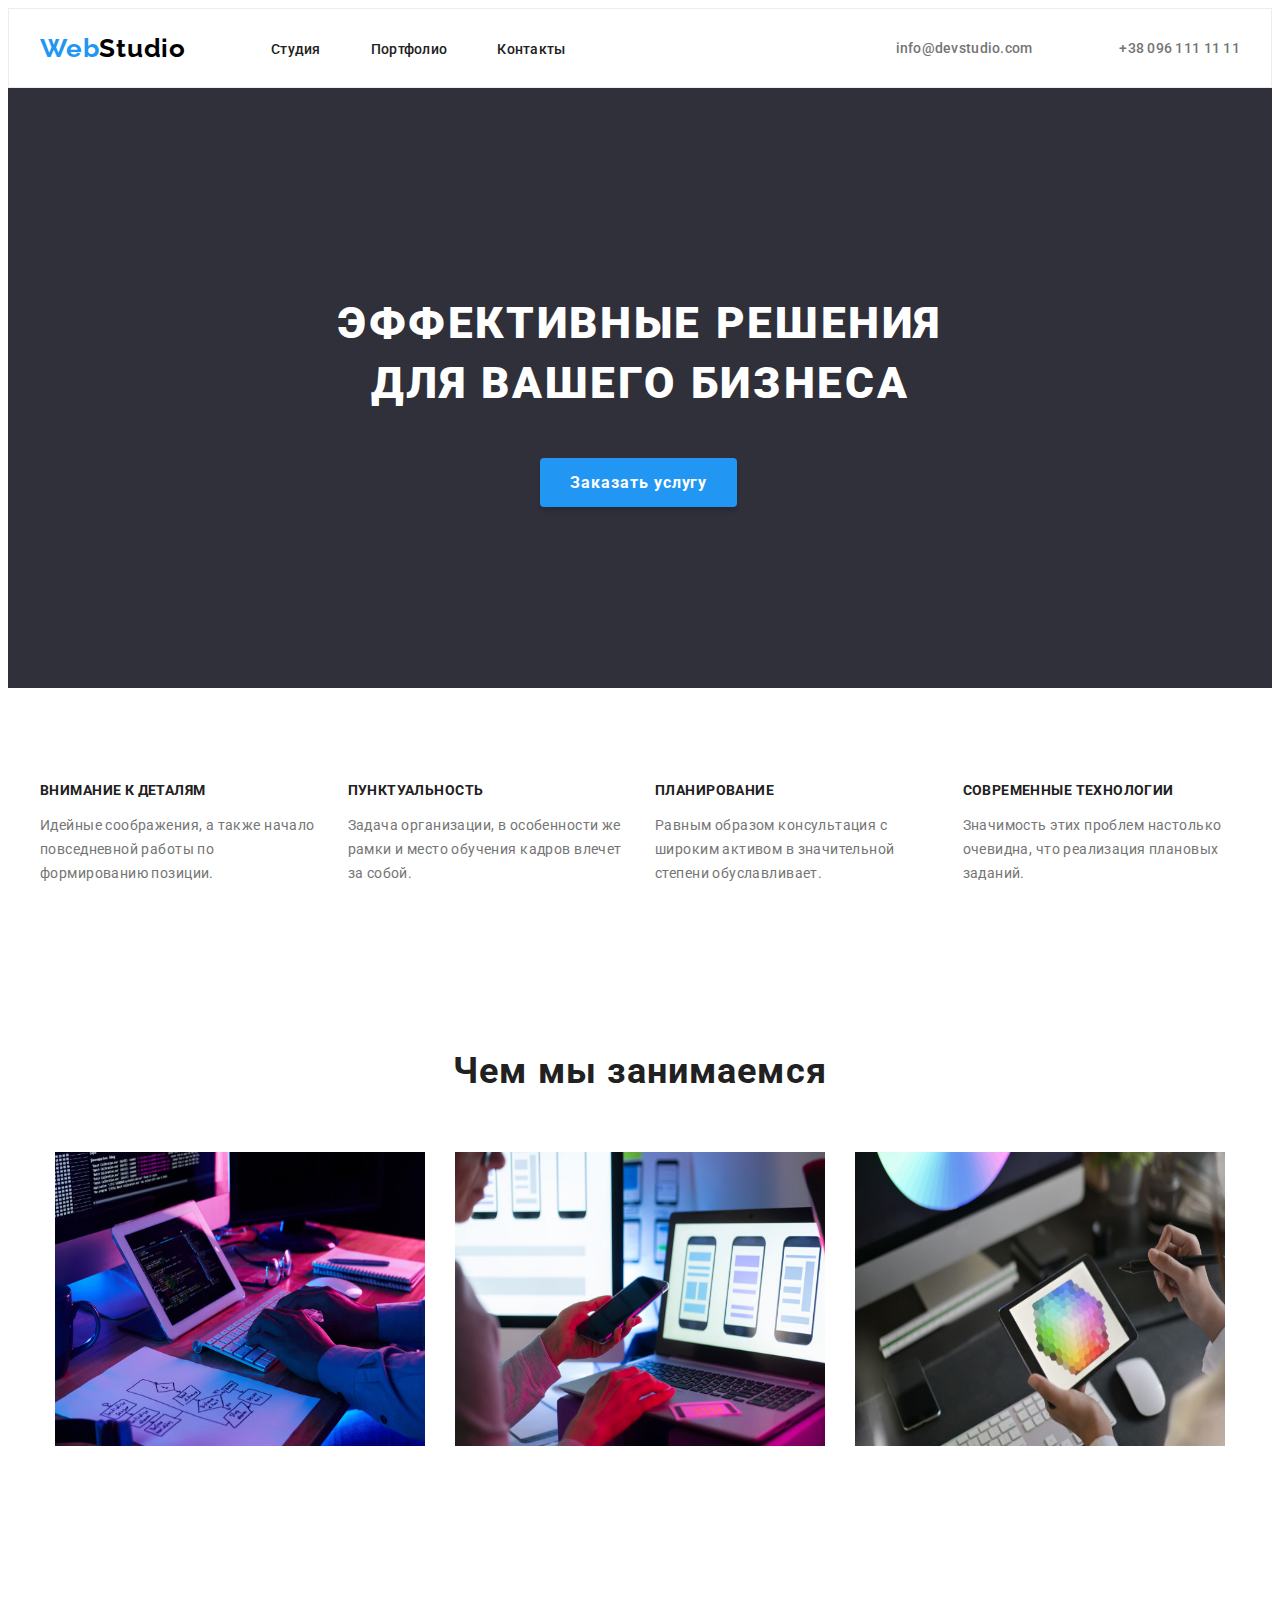
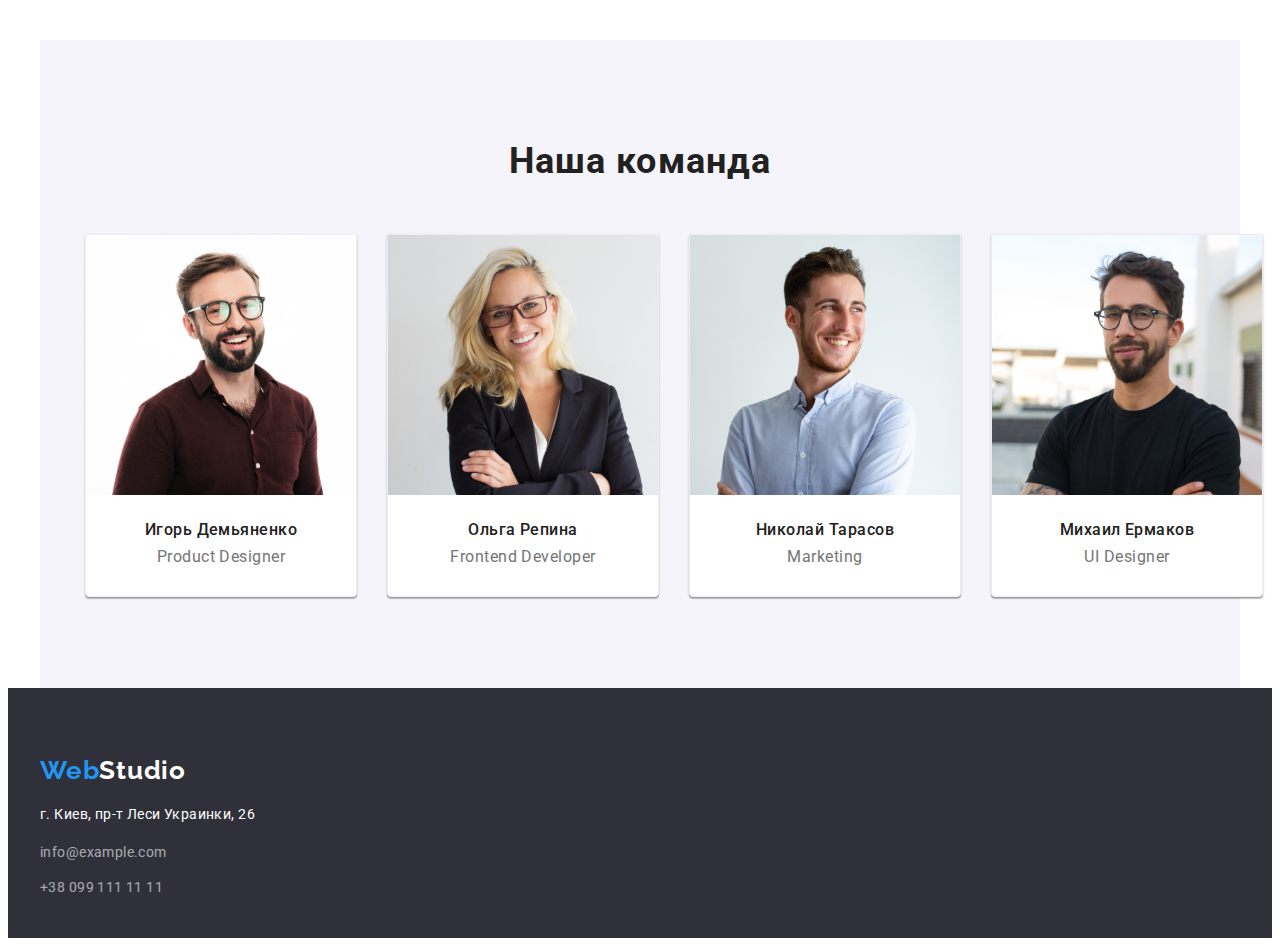
<file: index.html>
<!DOCTYPE html>
<html lang="en">
<head>
    <meta charset="UTF-8">
    <meta http-equiv="X-UA-Compatible" content="IE=edge">
    <meta name="viewport" content="width=device-width, initial-scale=1.0">
    <title>WebStudio</title>
    <link rel="preconnect" href="https://fonts.gstatic.com">
    <link rel="preconnect" href="https://fonts.gstatic.com">
    <link href="https://fonts.googleapis.com/css2?family=Raleway:wght@700&family=Roboto:wght@400;500;700;900&display=swap" rel="stylesheet">
    <link rel="stylesheet" href="https://cdnjs.cloudflare.com/ajax/libs/modern-normalize/1.0.0/modern-normalize.css" integrity="sha512-Zx6MlUMKSVJoQ+83OwhdILe8cSEsCzfqThJd7J/VA2UrK6Ctj85p+xzqfyuNXE5B1k25uUdmJ2OzItbBy9GHAQ==" crossorigin="anonymous" />
    <link rel="stylesheet" href="css/style.css">
</head>

<body>
    <!-- header_container -->
    <header class="header">
        <div class="container header_container">
        <nav class="navigation_container">
           <a class="logo" href="./index.html"><span class="web_color">Web</span>Studio</a> 
           <ul class="navigation_list">
               <li class="navigation_list_item">
                  <a class="navigation_list_link" href="#">Студия</a> 
               </li>
               <li class="navigation_list_item">
                   <a class="navigation_list_link" href="./portfolio.html">Портфолио</a>
               </li>
               <li class="navigation_list_item">
                   <a class="navigation_list_link" href="#">Контакты</a>
               </li>
           </ul>
        </nav>
           <a class="mail_tel_link mail" href="mailto:info@devstudio.com">info@devstudio.com</a>
           <a class="mail_tel_link tel" href="tel:+380961111111">+38 096 111 11 11</a>
           </div>
    </header>
 
    <!-- main_container -->
    <main>
    <!--hero_container -->
        <section class="hero">
                <div class="container">
                    <h1 class="title">Эффективные решения <br> для вашего бизнеса</h1>
                    <div class="bottom_position">
                        <button class="modal_button">Заказать услугу</button>
                    </div>
                </div>
        </section>



        
        <!-- about_us -->
        <section class="about_us">
            <div class="container">
                <ul class="features_list">
                    <li class="features_item">
                        <h3 class="features">Внимание к деталям</h3>
                        <p class="feature_description">Идейные соображения, а также начало повседневной работы по формированию позиции.</p> 
                    </li>
                    <li class="features_item">
                        <h3 class="features">Пунктуальность</h3>
                        <p class="feature_description">Задача организации, в особенности же рамки и место обучения кадров влечет за собой.</p> 
                    </li>
                    <li class="features_item">
                        <h3 class="features">Планирование</h3>
                        <p class="feature_description"> Равным образом консультация с широким активом в значительной степени обуславливает.</p>
                    </li>
                    <li class="features_item">
                        <h3 class="features">Современные технологии</h3>
                        <p class="feature_description">Значимость этих проблем настолько очевидна, что реализация плановых заданий.</p>
                    </li>
                </ul>
            
            <div class="photobar_container">
                <h2 class="photobar_description">Чем мы занимаемся</h2> 
                    <ul class="photobar">
                        <li><img src="./img/our_work/work_1.jpg" width="370" height="294" alt="Кодинг"></li>
                        <li><img src="./img/our_work/work_2.jpg" width="370" height="294" alt="Современные технологии"></li>
                        <li><img src="./img/our_work/work_3.jpg" width="370" height="294" alt="Дизайн"></li>
                    </ul>
            </div>
            </div>
        </section>



    <!-- Our team container -->
    <section class="crew-section">
        <div class="crew_container">
        <h2 class="photobar_description">Наша команда</h2>
        <div class="container_crew_list">
            <ul class="stuff-section">
                <li class="crew_list">
                    <img src="./img/our_crew/crewman_1.jpg" width="270" height="260" alt="Игорь Демьяненко">
                    <div class="stuff_position-section">
                        <h4 class="stuff_name">Игорь Демьяненко</h4>
                        <p class="stuff_position">Product Designer</p>
                    </div>
                </li>
                <li class="crew_list">
                <img src="./img/our_crew/crewman_2.jpg" width="270" height="260" alt="Ольга Репина">
                    <div class="stuff_position-section">
                        <h4 class="stuff_name">Ольга Репина</h4>
                        <p class="stuff_position">Frontend Developer</p>
                    </div>
                </li>
                <li class="crew_list">
                    <img src="./img/our_crew/crewman_3.jpg" width="270" height="260" alt="Николай Тарасов">
                    <div class="stuff_position-section">
                        <h4 class="stuff_name">Николай Тарасов</h4>
                        <p class="stuff_position">Marketing</p>
                    </div>
                </li>
                 <li class="crew_list">
                     <img src="./img/our_crew/crewman_4.jpg" width="270" height="260" alt="Михаил Ермаков">
                     <div class="stuff_position-section">
                        <h4 class="stuff_name">Михаил Ермаков</h4>
                        <p class="stuff_position">UI Designer</p>
                    </div>
                </li>
            </ul>
            </div>
            </div>
    </section>
 
    </main>


<!-- footer_container -->
    <footer class="footer">
        <div class="container">
            <address>
                <ul class="adress_list">
                    <li class="footer_list_logo">
                        <a class="logo2" href="./index.html"><span class="web_color">Web</span>Studio</a> 
                    </li>
                    <li class="footer_list">
                        <a class="adress" href="https://goo.gl/maps/JwRgi1YzpjkH3N1S6" target="_blank">г. Киев, пр-т Леси Украинки, 26</a> 
                    </li>
                    <li class="footer_list">
                        <a class="footer_mail_tel_section" href="mailto:info@example.com">info@example.com</a> 
                    </li>
                    <li class="footer_list">
                        <a class="footer_mail_tel_section" href="tel:+380991111111">+38 099 111 11 11</a> 
                    </li>
               </ul>
            </address>
        </div>
    </footer>
    
</body>
</html>
</file>
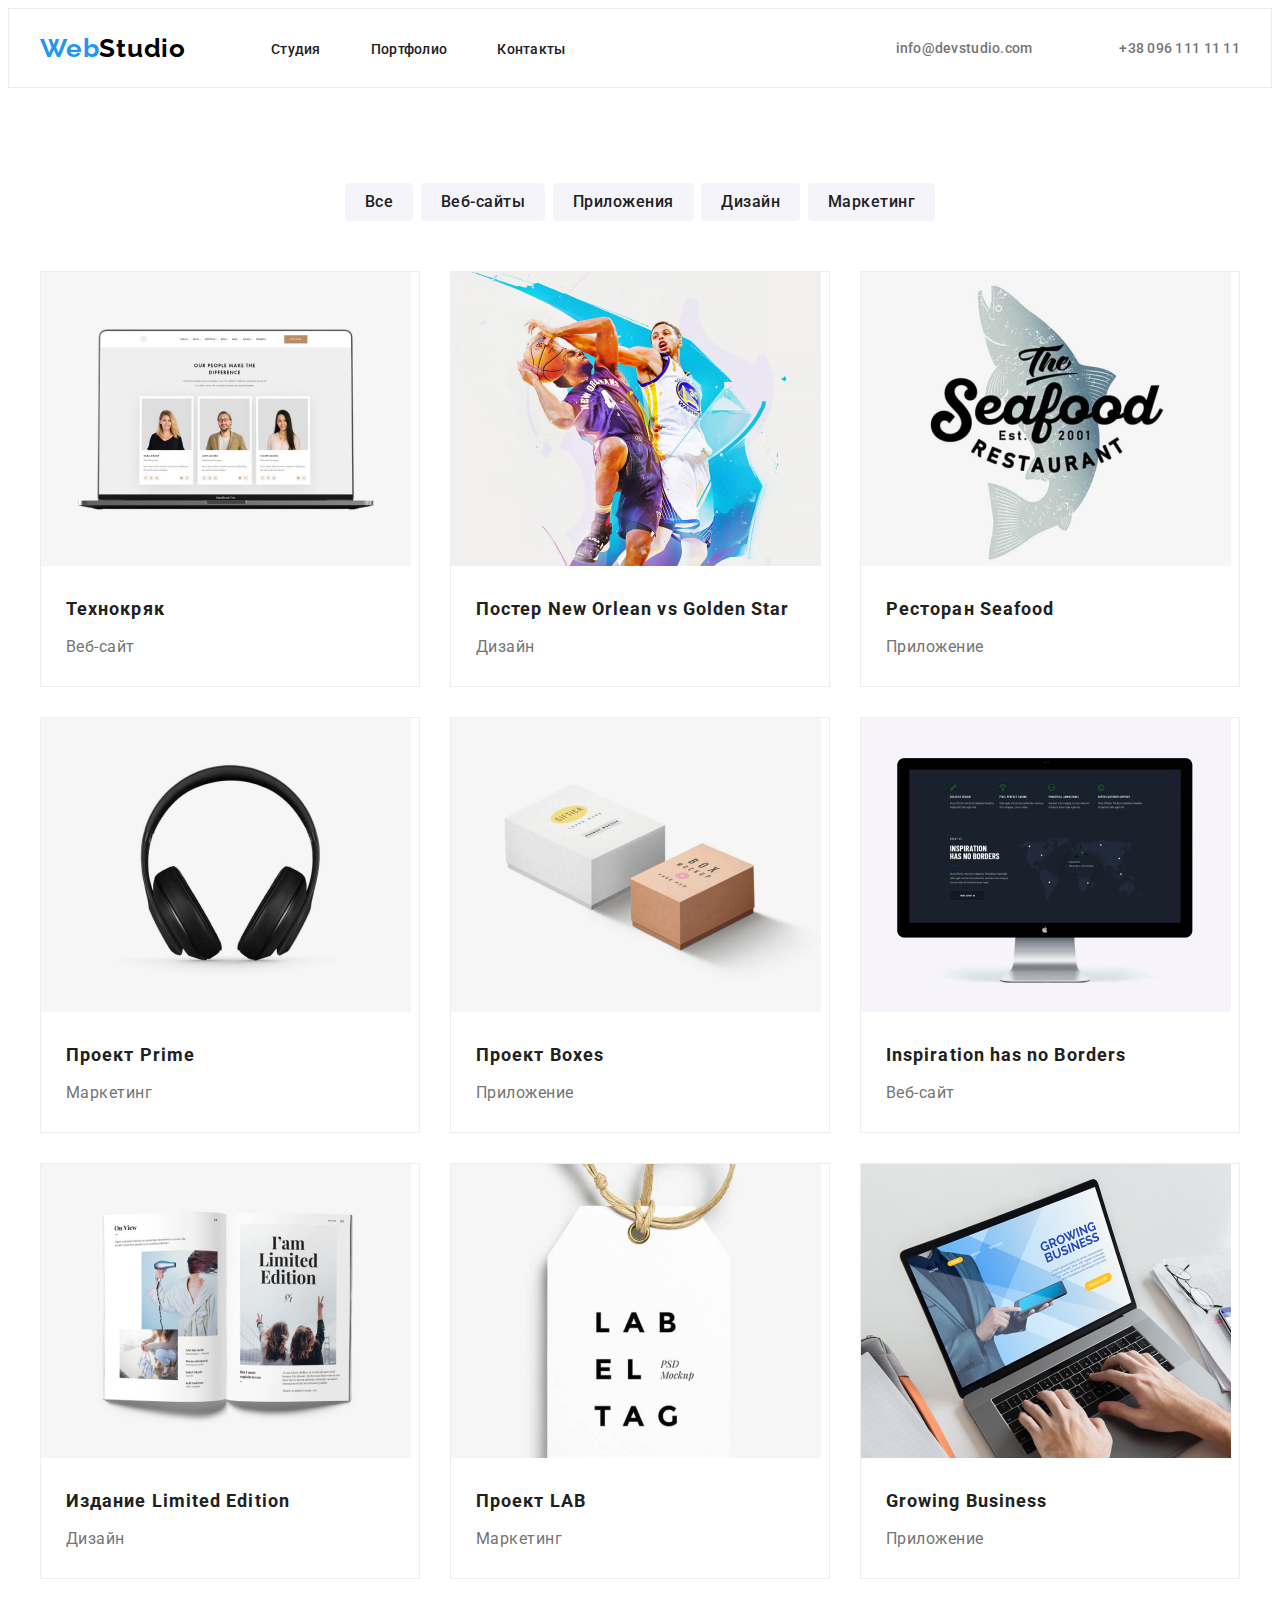
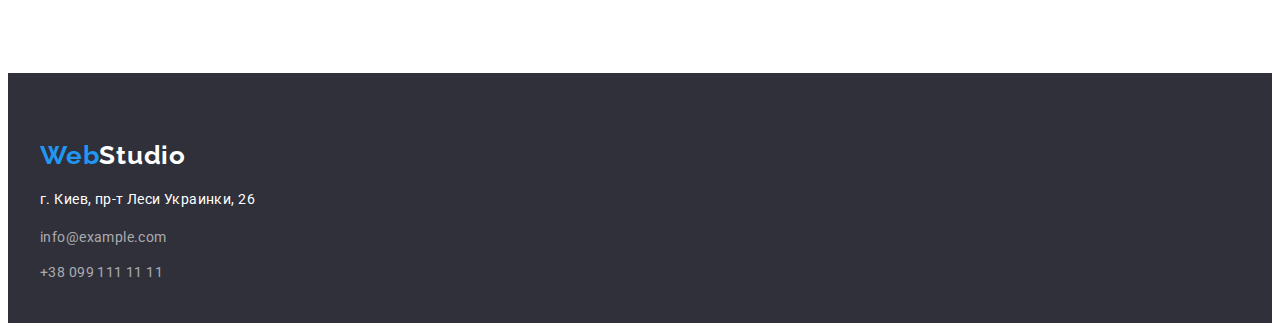
<file: portfolio.html>
<!DOCTYPE html>
<html lang="en">
<head>
    <meta charset="UTF-8">
    <meta http-equiv="X-UA-Compatible" content="IE=edge">
    <meta name="viewport" content="width=device-width, initial-scale=1.0">
    <title>WebStudio</title>
    <link rel="preconnect" href="https://fonts.gstatic.com">
    <link rel="preconnect" href="https://fonts.gstatic.com">
    <link href="https://fonts.googleapis.com/css2?family=Raleway:wght@700&family=Roboto:wght@400;500;700;900&display=swap" rel="stylesheet">
    <link rel="stylesheet" href="https://cdnjs.cloudflare.com/ajax/libs/modern-normalize/1.0.0/modern-normalize.css" integrity="sha512-Zx6MlUMKSVJoQ+83OwhdILe8cSEsCzfqThJd7J/VA2UrK6Ctj85p+xzqfyuNXE5B1k25uUdmJ2OzItbBy9GHAQ==" crossorigin="anonymous" />
    <link rel="stylesheet" href="css/style.css">
</head>

<body>
                        <!-- header_container -->
    <header class="header">
        <div class="container header_container">
        <nav class="navigation_container">
           <a class="logo" href="./index.html"><span class="web_color">Web</span>Studio</a> 
           <ul class="navigation_list">
               <li class="navigation_list_item">
                  <a class="navigation_list_link" href="#">Студия</a> 
               </li>
               <li class="navigation_list_item">
                   <a class="navigation_list_link" href="./portfolio.html">Портфолио</a>
               </li>
               <li class="navigation_list_item">
                   <a class="navigation_list_link" href="#">Контакты</a>
               </li>
           </ul>
        </nav>
           <a class="mail_tel_link mail" href="mailto:info@devstudio.com">info@devstudio.com</a>
           <a class="mail_tel_link tel" href="tel:+380961111111">+38 096 111 11 11</a>
           </div>
    </header>

                        <!-- Main section -->
<main>
    <section class="portfolio_button_section">
        <div class="button_container">
            <ul class="portfolio_button_list">
                 <li class="portfolio_list_item">
                    <button class="portfolio_modal_button">Все</button> 
                </li>
                <li class="portfolio_list_item">
                    <button class="portfolio_modal_button">Веб-сайты</button> 
                </li>
                <li class="portfolio_list_item">
                    <button class="portfolio_modal_button">Приложения</button> 
                </li>
                <li class="portfolio_list_item">
                    <button class="portfolio_modal_button">Дизайн</button> 
                </li>
                <li class="portfolio_list_item">
                    <button class="portfolio_modal_button">Маркетинг</button> 
                </li>
            </ul>
        </div>
        <div class="container portfolio_container">
            <ul class="portfolio_list">
                <li class="portfolio_list_project_item">
                    <img src="./img/portfolio/website.jpg" width="370" alt="Веб-сайт">
                        <div class="portfolio_description">
                        <h3 class="project_mane">Технокряк</h3>
                        <p class="project_description">Веб-сайт</p>
                        </div>
                </li>
                <li class="portfolio_list_project_item">
                    <img src="./img/portfolio/design.jpg" width="370" alt="Дизайн">
                        <div class="portfolio_description">
                        <h3 class="project_mane">Постер New Orlean vs Golden Star</h3>
                        <p class="project_description">Дизайн</p>
                        </div>
                </li>
                <li class="portfolio_list_project_item">
                    <img src="./img/portfolio/application.jpg" width="370" alt="Приложение">
                        <div class="portfolio_description">
                        <h3 class="project_mane">Ресторан Seafood</h3>
                        <p class="project_description">Приложение</p>
                    </div>
                </li>
                <li class="portfolio_list_project_item">
                    <img src="./img/portfolio/marketing.jpg" width="370" alt="Маркетинг">
                        <div class="portfolio_description">
                        <h3 class="project_mane">Проект Prime</h3>
                        <p class="project_description">Маркетинг</p>
                        </div>
                </li>
                <li class="portfolio_list_project_item">
                    <img src="./img/portfolio/application2.jpg" width="370" alt="Приложение">
                        <div class="portfolio_description">
                        <h3 class="project_mane">Проект Boxes</h3>
                        <p class="project_description">Приложение</p>
                        </div>
                 </li>
                <li class="portfolio_list_project_item">
                    <img src="./img/portfolio/website2.jpg" width="370" alt="Веб-сайт">
                        <div class="portfolio_description">
                        <h3 class="project_mane">Inspiration has no Borders</h3>
                        <p class="project_description">Веб-сайт</p>
                        </div>
                </li>
                <li class="portfolio_list_project_item">
                    <img src="./img/portfolio/design2.jpg" width="370" alt="Дизайн">
                        <div class="portfolio_description">
                        <h3 class="project_mane">Издание Limited Edition</h3>
                        <p class="project_description">Дизайн</p>
                        </div>
                </li>
                <li class="portfolio_list_project_item">
                    <img src="./img/portfolio/marketing2.jpg" width="370" alt="Маркетин">
                        <div class="portfolio_description">
                        <h3 class="project_mane">Проект LAB</h3>
                        <p class="project_description">Маркетинг</p>
                        </div>
                </li>
                <li class="portfolio_list_project_item">
                    <img src="./img/portfolio/application3.jpg" width="370" alt="Приложение">
                        <div class="portfolio_description">
                        <h3 class="project_mane">Growing Business</h3>
                        <p class="project_description">Приложение</p>
                        </div>
                    </li>
                </ul>
            </div>
    </section>
</main>

                        <!-- footer_container -->
    <footer class="footer">
        <div class="container">
            <address>
                <ul class="adress_list">
                    <li class="footer_list_logo">
                        <a class="logo2" href="./index.html"><span class="web_color">Web</span>Studio</a> 
                    </li>
                    <li class="footer_list">
                        <a class="adress" href="https://goo.gl/maps/JwRgi1YzpjkH3N1S6" target="_blank">г. Киев, пр-т Леси Украинки, 26</a> 
                    </li>
                    <li class="footer_list">
                        <a class="footer_mail_tel_section" href="mailto:info@example.com">info@example.com</a> 
                    </li>
                    <li class="footer_list">
                        <a class="footer_mail_tel_section" href="tel:+380991111111">+38 099 111 11 11</a> 
                    </li>
               </ul>
            </address>
        </div>
    </footer>
    
</body>
</file>
<file: css/style.css>
body {
    font-family: 'Roboto',sans-serif;
    overflow-x: hidden;
}

h1,
h2,
h3,
h4,
h5,
h6,
p {
margin: 0;
}

ul,
ol {
    margin: 0;
    padding: 0;
}

a {
     text-decoration: none;
}

img {
    display: block;
}

.container {
    width: 1200px;
    height: auto;
    margin: 0 auto;
    padding: 0 15px;

}

.header {
    padding-top: 24px;
    padding-bottom: 24px;
    border: 1px solid #ECECEC;
}

.header_container {
    display: flex;
    justify-content: space-between;
    align-items: center;

}

.tel {
    margin-left: auto;
}

.mail {
    margin-left: 330px;
}
.navigation_container {
    display: flex;
    align-items: center;
}

.navigation_list {
    display: flex;
    align-items: center;
}

.logo {
    font-family: 'Raleway',sans-serif;
    font-weight: bold;
    font-size: 26px;
    line-height: 1,19;
    letter-spacing: 0.03em;
    color: #000000;
    margin-right: 85px; 
}

.navigation_list_item:not(:last-child) {
    margin-right: 50px;
}

.web_color {
    color: #2196F3;
}

.navigation_list_link {
    font-family: 'Roboto',sans-serif;
    font-weight: 500;
    font-size: 14px;
    line-height: 1,14;
    letter-spacing: 0.02em;
    color: #212121;
    
}

.navigation_list_link:hover,
.navigation_list_link:focus {
    color: #2196F3;
    ;
}

.mail_tel_link {
    font-family: 'Roboto',sans-serif;
    font-weight: 500;
    font-size: 14px;
    line-height: 1,14;
    letter-spacing: 0.02em;
    color: #757575;
}

.mail_tel_link:hover,
.mail_tel_link:focus {
    color: #2196F3;
}

.hero {
    height: 600px;
    background: #2F303A;
}

.title {
    font-family: 'Roboto',sans-serif;
    font-weight: 900;
    font-size: 44px;
    line-height: 60px;
    text-align: center;
    letter-spacing: 0.06em;
    text-transform: uppercase;
    color: #FFFFFF;
    padding-top: 205px;
}

    
.bottom_position {
   padding-top: 45px;
   padding-left: 500px;
}


.modal_button {
    font-family: 'Roboto',sans-serif;
    font-weight: bold;
    font-size: 16px;
    line-height: 1,9;
    display: flex;
    align-items: center;
    justify-content: center;
    text-align: center;
    letter-spacing: 0.06em;
    background-color: #2196F3;
    border: none;
    box-shadow: 0px 4px 4px rgba(0, 0, 0, 0.15);
    border-radius: 4px;
    color: #FFFFFF;
    padding: 15px 30px;
}

.features_list,
.stuff-section,
.navigation_list,
.adress_list,
.portfolio_list_item,
.photobar,
.portfolio_list {
    list-style-type:none
}

.about_us {
    margin-top: 94px;
}

.features_list {
    display: flex;
    align-items: center;
    margin-top: -30px;
    margin-left: -30px;
}

.features_item {
    width: calc(100% / 4 - 30px);
    margin-top: 30px;
    margin-left: 30px;


    
}

.features {
    font-family: 'Roboto',sans-serif;
    font-weight: bold;
    font-size: 14px;
    line-height: 1,14;
    letter-spacing: 0.03em;
    text-transform: uppercase;
    color: #212121;
    margin-bottom: 15px;
}

.feature_description {
    font-family: 'Roboto',sans-serif;
    font-weight: normal;
    font-size: 14px;
    line-height: 24px;
    letter-spacing: 0.03em;
    color: #757575;
}

.photobar_container {
    height: 490px;
    margin-top: 65px;
}

.photobar {
    display: flex;
    align-items: center;
    justify-content: space-around;
    margin-top: 60px;
}

.photobar_description {
    font-family: 'Roboto', sans-serif;
    font-weight: bold;
    font-size: 36px;
    line-height: 1, 17;
    text-align: center;
    letter-spacing: 0.03em;
    color: #212121;
    padding-top: 100px;
}




.crew_container {
    width: 1200px;
    height: 648px;
    margin: 0 auto;
    margin-top: 200px;
    background: #F5F4FA;
}

.container_crew_list {
    width: 1200px;
    height: auto;
    margin:  0 auto;
    padding: 0 15px;

}


.stuff-section {
display: flex;
align-items: center;
justify-content: space-around;
margin-top: 22px;
}


.stuff_position-section {
    padding-top: 25px;
    padding-bottom: 30px;
    padding-left: 25px;
    border-top: none;
}

.crew_list {
     width: calc(100% / 3 - 30px);
     margin-left: 30px;
     margin-top: 30px;
     border: 1px solid #EEEEEE;
     box-sizing: border-box;
     background: #FFFFFF;
     /* material shadow v1 */

     box-shadow: 0px 1px 3px rgba(0, 0, 0, 0.12),
     0px 1px 1px rgba(0, 0, 0, 0.14),
     0px 2px 1px rgba(0, 0, 0, 0.2);
     border-radius: 0px 0px 4px 4px;

     
     
}

.stuff_name {
    font-family: 'Roboto',sans-serif;
    font-weight: 500;
    font-size: 16px;
    line-height: 1,1;
    text-align: center;
    letter-spacing: 0.03em;
    color: #212121;
    margin-bottom: 8px;
    margin-right: 25px;
}

.stuff_position {
    font-family: 'Roboto',sans-serif;
    font-weight: normal;
    font-size: 16px;
    line-height: 1,1;
    text-align: center;
    letter-spacing: 0.03em;
    color: #757575;
    margin-right: 25px;
}

.footer {
    background-color: #2F303A;
    height: 250px;
}

.adress {
    font-family: 'Roboto', sans-serif;
    font-style: normal;
    font-weight: normal;
    font-size: 14px;
    line-height: 24px;
    letter-spacing: 0.03em;
    color: #FFFFFF;
}

.logo2 {
    font-family: 'Raleway',sans-serif;
    font-style: normal;
    font-weight: bold;
    font-size: 26px;
    line-height: 31px;
    letter-spacing: 0.03em;
    color: #ffffff;
}





.adress_list {
    padding-top: 60px;
   
}

.footer_list_logo {
    margin-top: 7px;
}

.footer_list {
    margin-top: 16px;
}

.footer_mail_tel_section {
    font-family: 'Roboto',sans-serif;
    font-style: normal;
    font-weight: normal;
    font-size: 14px;
    line-height: 1,7;
    letter-spacing: 0.03em;
    color: rgba(255, 255, 255, 0.6);
}

.project_mane {
    font-family: 'Roboto',sans-serif;
    font-weight: bold;
    font-size: 18px;
    line-height: 2;
    letter-spacing: 0.06em;
    color: #212121;
    
}

.project_description {
    font-family: 'Roboto',sans-serif;
    font-weight: normal;
    font-size: 16px;
    line-height: 1,9;
    letter-spacing: 0.03em;
    color: #757575;
    margin-top: 10px;
}





.button_container {
    width: 590px;
    height: auto;
    margin: 0 auto;
}


.portfolio_modal_button {
    font-family: 'Roboto', sans-serif;
    font-weight: 500;
    font-size: 16px;
    line-height: 26px;
    text-align: center;
    letter-spacing: 0.03em;
    background-color: #F5F4FA;
    color: #212121;
    padding: 6px 20px;
    border: none;
    border-radius: 4px;
}

.portfolio_modal_button:hover,
.portfolio_modal_button:focus {
    background: #2196F3;
    color: blanchedalmond;
    box-shadow: 0px 3px 1px rgba(0, 0, 0, 0.1),
    0px 1px 2px rgba(0, 0, 0, 0.08),
    0px 2px 2px rgba(0, 0, 0, 0.12);
    border-radius: 4px;

}

.portfolio_button_section {
    margin-top: 95px;
}

.portfolio_button_list {
    display: flex;
    align-items: center;
    justify-content: space-between;
    
}

.portfolio_container {
    margin-top: 50px;
}

.portfolio_list {
    display: flex;
    flex-wrap: wrap;
    margin-left: -30px;
    margin-top: -30px;
    margin-bottom: 94px;
}

.portfolio_list_project_item {
    width: calc(100% / 3 - 30px);
    margin-left: 30px;
    margin-top: 30px;
    border: 1px solid #EEEEEE;
    box-sizing: border-box;
    
}

.portfolio_description {
    padding-top: 25px;
    padding-bottom: 30px;
    padding-left: 25px;
    border-top: none;
}
</file>
